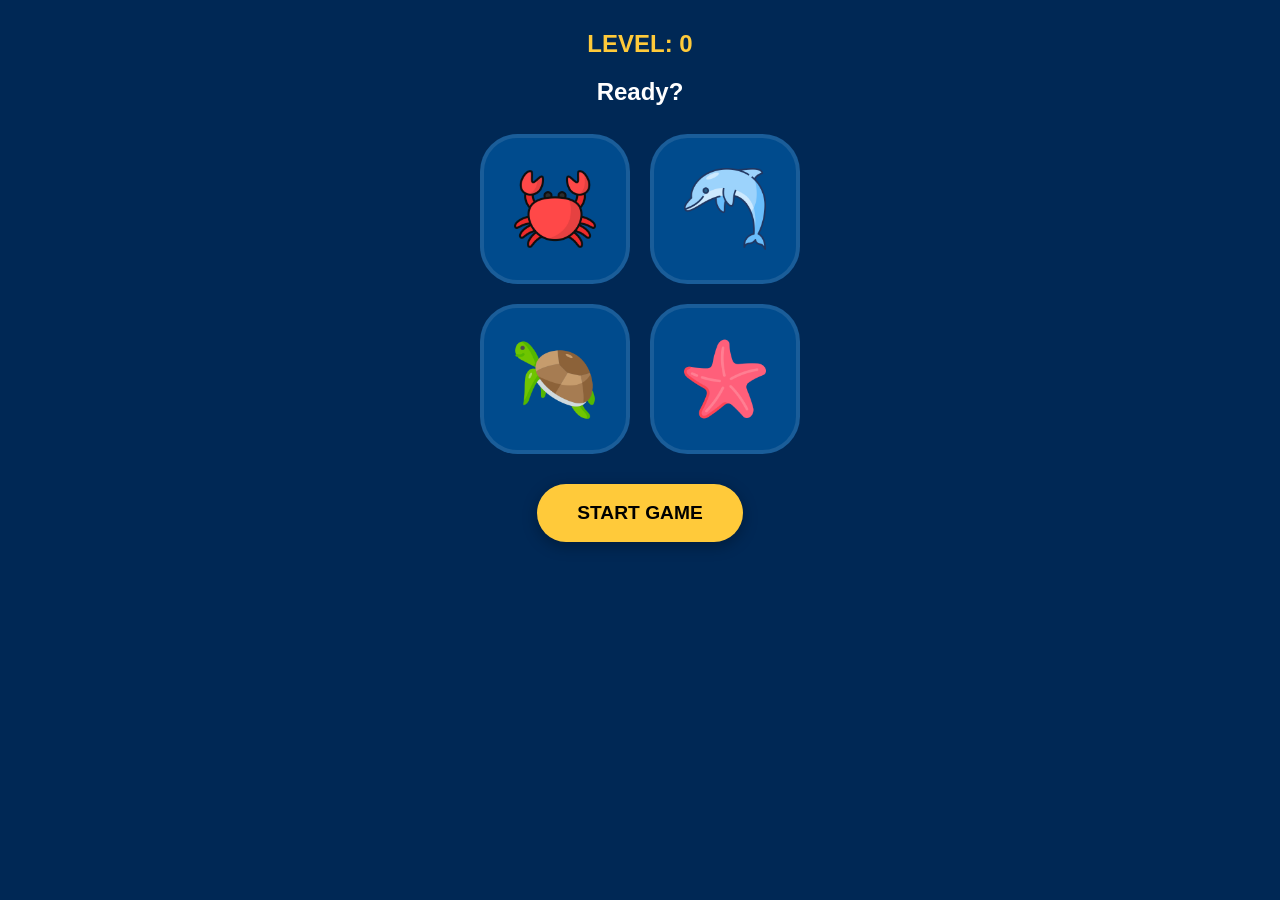
<file: index.html>
<!DOCTYPE html>
<html lang="en">
<head>
    <meta charset="UTF-8">
    <meta name="viewport" content="width=device-width, initial-scale=1.0, maximum-scale=1.0, user-scalable=no">
    <title>Sea Memory Challenge</title>
    <script src="https://telegram.org/js/telegram-web-app.js"></script>
    <link rel="stylesheet" href="style.css">
</head>
<body>

    <div class="score-box">LEVEL: <span id="level-val">0</span></div>
    <h2 id="status">Ready?</h2>

    <div class="grid">
        <div class="card" id="crab" onclick="handleUserClick('crab')"><img src="icons/crab.png" alt="Crab"></div>
        <div class="card" id="dolphin" onclick="handleUserClick('dolphin')"><img src="icons/dolphin.png" alt="Dolphin"></div>
        <div class="card" id="seaturtle" onclick="handleUserClick('seaturtle')"><img src="icons/seaturtle.png" alt="Turtle"></div>
        <div class="card" id="starfish" onclick="handleUserClick('starfish')"><img src="icons/starfish.png" alt="Starfish"></div>
    </div>

    <button id="start-btn" class="btn-start" onclick="startGame()">START GAME</button>

    <script src="script.js"></script>
</body>
</html>
</file>
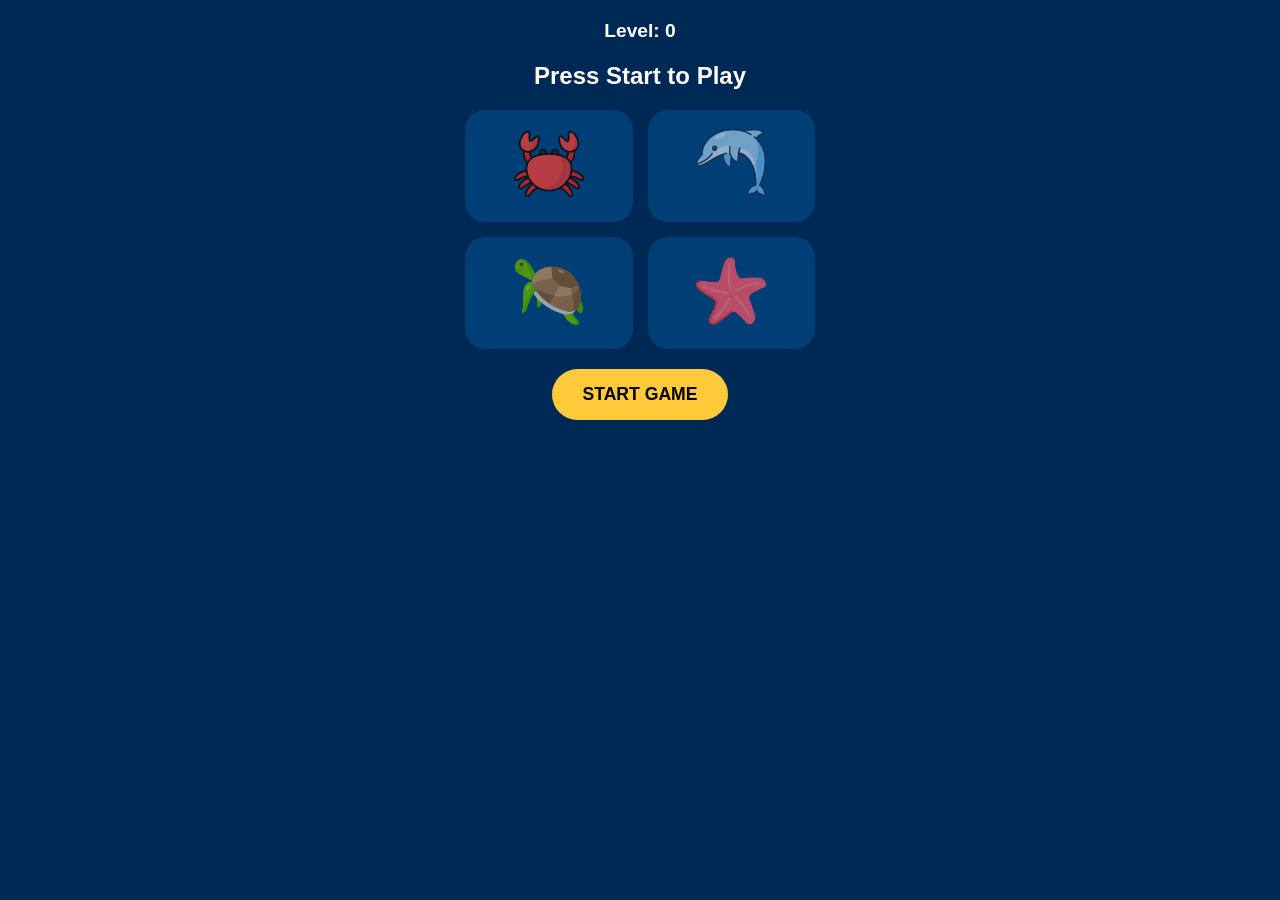
<file: seaCreatures.html>
<!DOCTYPE html>
<html lang="en">
<head>
    <meta charset="UTF-8">
    <meta name="viewport" content="width=device-width, initial-scale=1.0">
    <title>Sea Memory Challenge</title>
    <script src="https://telegram.org/js/telegram-web-app.js"></script>
   <style>
    :root {
        --bg-color: #002855;
        --card-color: #004b8d;
        --active-color: #00b4d8;
        --text-color: #ffffff;
    }

    body { 
        font-family: sans-serif; 
        background-color: var(--bg-color); 
        color: var(--text-color); 
        text-align: center; 
        margin: 0; 
        padding: 20px; 
    }

    .score-box { font-size: 1.2rem; margin-bottom: 10px; font-weight: bold; }
    .grid { display: grid; grid-template-columns: 1fr 1fr; gap: 15px; max-width: 350px; margin: 0 auto; }
    
    /* THE CARD BASE */
    .card {
        background-color: var(--card-color);
        border-radius: 20px;
        padding: 15px;
        transition: all 0.15s ease; /* Smooth transition for hover/click */
        border: 4px solid transparent;
        opacity: 0.8; /* Slightly dim by default */
        filter: brightness(0.9);
        cursor: pointer;
    }

    /* HOVER EFFECT (For Desktop testing) */
    .card:hover {
        opacity: 1;
        filter: brightness(1.2);
        transform: translateY(-2px); /* Slight lift */
    }

    /* CLICK EFFECT (The "Clear" look) */
    .card:active {
        opacity: 1;
        filter: brightness(1.5); /* Much brighter when pressed */
        background-color: var(--active-color);
        transform: scale(0.95); /* Slight "push in" effect */
    }

    /* STATE: When the game is showing the sequence */
    .card.playing {
        opacity: 1;
        filter: brightness(1.8);
        background-color: var(--active-color);
        transform: scale(1.1);
        border-color: white;
        box-shadow: 0 0 20px var(--active-color);
    }

    .card img { width: 70px; height: 70px; pointer-events: none; }
    .btn-start { background: #ffca3a; border: none; padding: 15px 30px; border-radius: 50px; font-size: 1.1rem; font-weight: bold; margin-top: 20px; cursor: pointer; }
</style>
</head>
<body>

    <div class="score-box">Level: <span id="level-val">0</span></div>
    <h2 id="status">Press Start to Play</h2>

    <div class="grid">
        <div class="card" id="crab" onclick="handleUserClick('crab')"><img src="icons/crab.png"></div>
        <div class="card" id="dolphin" onclick="handleUserClick('dolphin')"><img src="icons/dolphin.png"></div>
        <div class="card" id="seaturtle" onclick="handleUserClick('seaturtle')"><img src="icons/seaturtle.png"></div>
        <div class="card" id="starfish" onclick="handleUserClick('starfish')"><img src="icons/starfish.png"></div>
    </div>

    <button id="start-btn" class="btn-start" onclick="startGame()">START GAME</button>

    <script>
        const tg = window.Telegram.WebApp;
        tg.expand();

        let gameSequence = [];
        let userSequence = [];
        let level = 0;
        let isPlayingSequence = false;

        const creatures = ['crab', 'dolphin', 'seaturtle', 'starfish'];

        function startGame() {
            gameSequence = [];
            level = 0;
            document.getElementById('start-btn').style.display = 'none';
            nextRound();
        }

        function nextRound() {
            userSequence = [];
            level++;
            document.getElementById('level-val').innerText = level;
            document.getElementById('status').innerText = "Watch...";
            
            // Add a new random creature to the sequence
            const randomCreature = creatures[Math.floor(Math.random() * creatures.length)];
            gameSequence.push(randomCreature);

            playFullSequence();
        }

        async function playFullSequence() {
            isPlayingSequence = true;
            for (let i = 0; i < gameSequence.length; i++) {
                await playSingleSound(gameSequence[i]);
                await new Promise(res => setTimeout(res, 300)); // Gap between sounds
            }
            isPlayingSequence = false;
            document.getElementById('status').innerText = "Your Turn!";
        }

        function playSingleSound(id) {
            return new Promise(res => {
                const card = document.getElementById(id);
                const audio = new Audio(`sounds/${id}.wav`);
                
                card.classList.add('playing');
                audio.play();
                
                audio.onended = () => {
                    card.classList.remove('playing');
                    res();
                };
                // Fallback if sound fails
                setTimeout(() => { card.classList.remove('playing'); res(); }, 800);
            });
        }

        function handleUserClick(id) {
            if (isPlayingSequence) return; // Block clicking while game is "showing" the pattern

            userSequence.push(id);
            const clickAudio = new Audio(`sounds/${id}.wav`);
            clickAudio.play();

            // Check if the click was correct
            const currentIndex = userSequence.length - 1;
            if (userSequence[currentIndex] !== gameSequence[currentIndex]) {
                gameOver();
                return;
            }

            // Check if user finished the whole sequence
            if (userSequence.length === gameSequence.length) {
                document.getElementById('status').innerText = "Perfect! ✨";
                if (tg.HapticFeedback) tg.HapticFeedback.notificationOccurred('success');
                setTimeout(nextRound, 1000);
            }
        }

        function gameOver() {
            document.getElementById('status').innerText = "Game Over! 🐙";
            if (tg.HapticFeedback) tg.HapticFeedback.notificationOccurred('error');
            document.getElementById('start-btn').style.display = 'inline-block';
            document.getElementById('start-btn').innerText = 'TRY AGAIN';
        }
    </script>
</body>
</html>
</file>
<file: style.css>
:root {
    --bg-color: #002855;
    --card-color: #004b8d;
    --active-color: #00b4d8;
    --text-color: #ffffff;
    --accent-color: #ffca3a;
}

body { 
    font-family: 'Segoe UI', Tahoma, Geneva, Verdana, sans-serif; 
    background-color: var(--bg-color); 
    color: var(--text-color); 
    text-align: center; 
    margin: 0; 
    padding: 20px;
    overflow: hidden;
    touch-action: manipulation;
}

.score-box { font-size: 1.5rem; margin-top: 10px; font-weight: bold; color: var(--accent-color); }
#status { margin-bottom: 20px; min-height: 1.5em; }

.grid { 
    display: grid; 
    grid-template-columns: 1fr 1fr; 
    gap: 20px; 
    max-width: 320px; 
    margin: 0 auto; 
}

.card {
    background-color: var(--card-color);
    border-radius: 25%;
    padding: 20px;
    aspect-ratio: 1 / 1;
    display: flex;
    align-items: center;
    justify-content: center;
    transition: transform 0.1s, filter 0.1s;
    border: 4px solid rgba(255,255,255,0.1);
    cursor: pointer;
    -webkit-tap-highlight-color: transparent;
}

.card img { width: 80%; height: auto; pointer-events: none; }

.card:active {
    transform: scale(0.9);
    filter: brightness(1.5);
}

.card.playing {
    animation: flash 0.5s ease-in-out;
    border-color: white;
    z-index: 10;
}

@keyframes flash {
    0% { transform: scale(1); filter: brightness(1); }
    50% { transform: scale(1.1); filter: brightness(2.5); background-color: var(--active-color); }
    100% { transform: scale(1); filter: brightness(1); }
}

.btn-start { 
    background: var(--accent-color); 
    border: none; 
    padding: 18px 40px; 
    border-radius: 50px; 
    font-size: 1.2rem; 
    font-weight: bold; 
    margin-top: 30px; 
    cursor: pointer;
    box-shadow: 0 4px 15px rgba(0,0,0,0.3);
}
</file>
